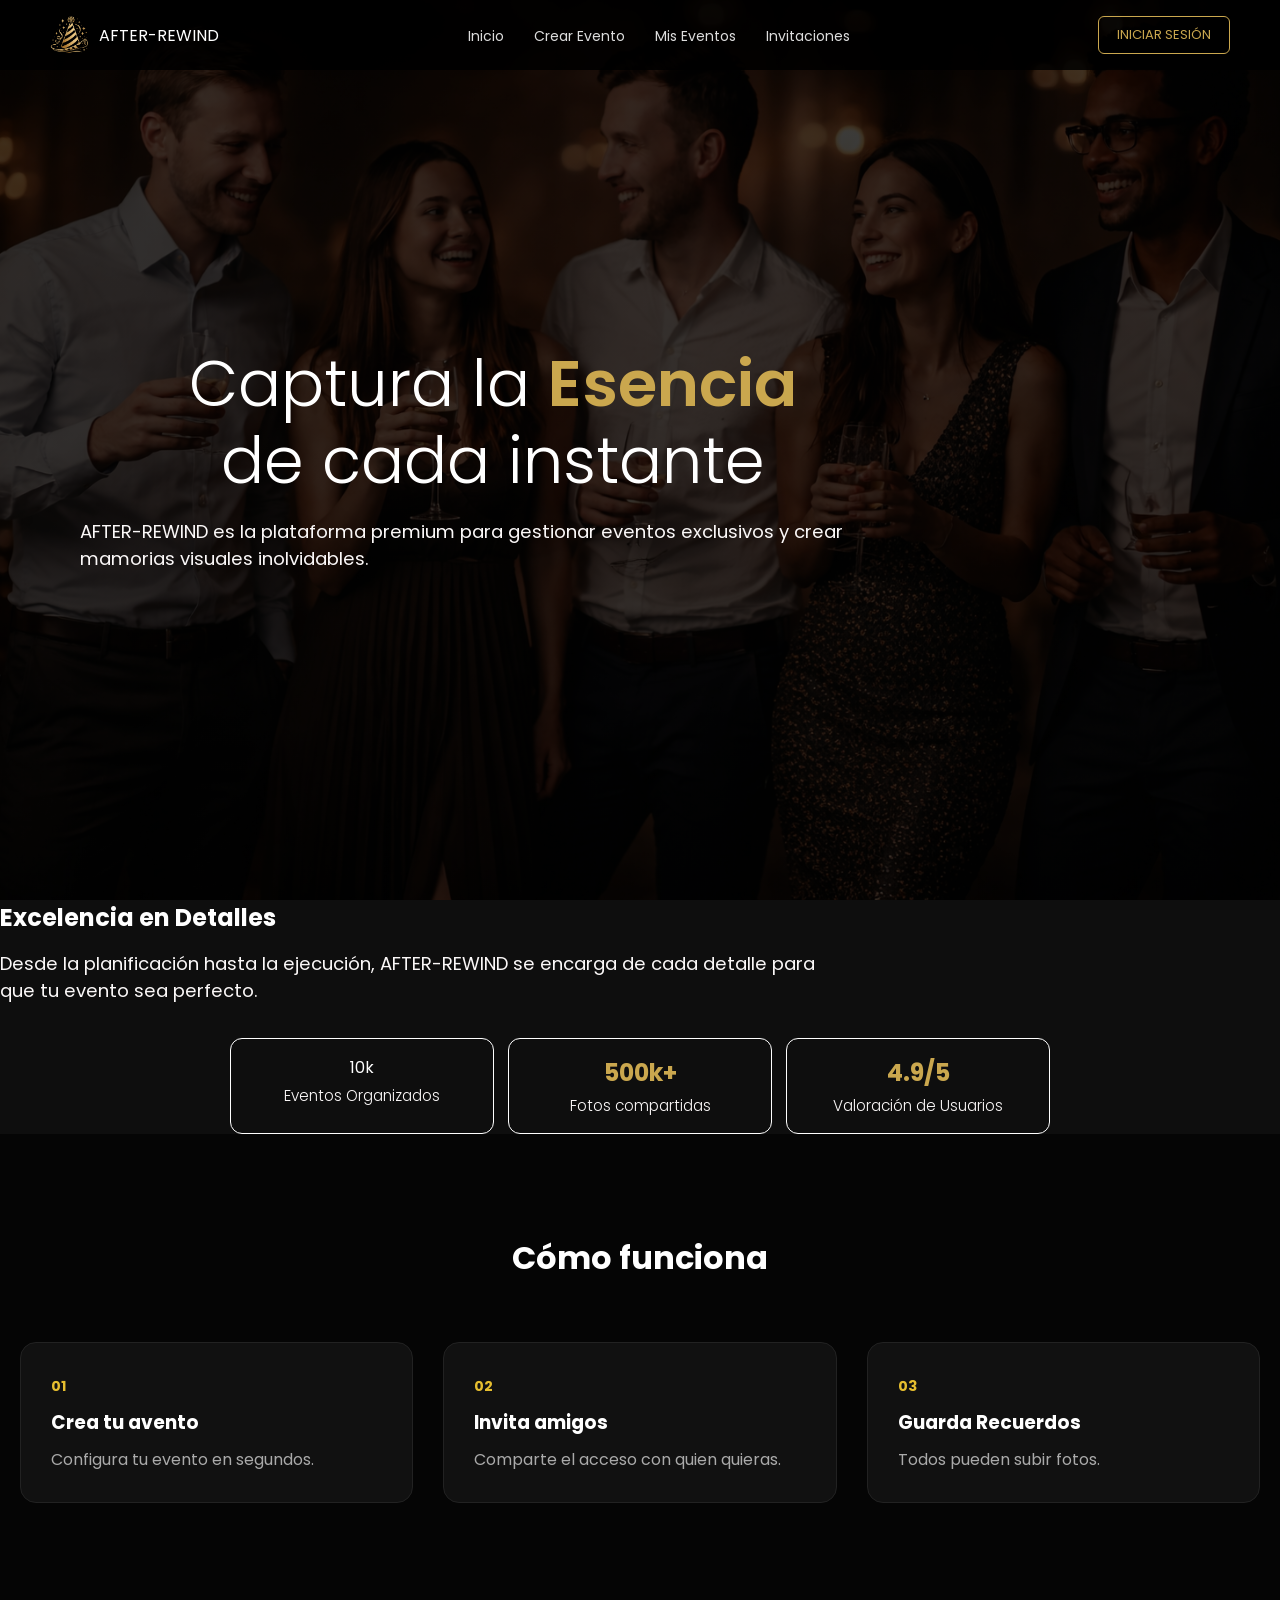
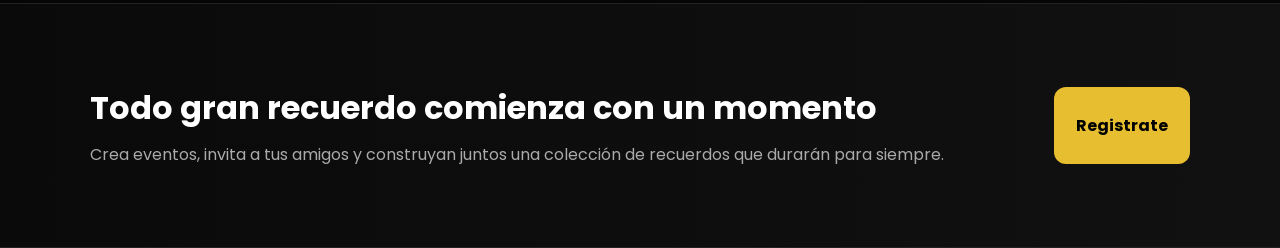
<file: index.html>
<!DOCTYPE html>
<html lang="es">
    <!-- lo que no ve el usuario pero si el navegador -->
    <head>
        <meta charset="UTF-8">
        <meta name="viewport" content="width=device-width, initial-scale=1.0">
        <title>AFTER-REWIND</title>
        <link rel="stylesheet" href="index.css" />
        <link href="https://fonts.googleapis.com/css2?family=Poppins:wght@300;400;600;700&display=swap" rel="stylesheet"/>
    </head>
    <body>
        <header class="site-header">
            <nav class="nav">
                <a class="brand" href="index.html">
                    <img src="logo.png" alt="Logo Eventos" class="logo">
                    <span>AFTER-REWIND</span>
                </a>
                <ul class="nav-links">
                    <li><a href="index.html">Inicio</a></li>
                    <li><a href="#">Crear Evento</a></li>
                    <li><a href="#">Mis Eventos</a></li>
                    <li><a href="#">Invitaciones</a></li>
                </ul>
                <a class="nav-cta" href="login.html">INICIAR SESIÓN</a>
            </nav>
        </header>
        <main id="inicio">
            <section class="hero">
                <div class="herro-content">
                    <h1>
                        Captura la <span class="highlight"> Esencia</span><br />
                        de cada instante
                    </h1>
                    <p class="hero-sub">
                        AFTER-REWIND es la plataforma premium para gestionar eventos 
                        exclusivos y crear mamorias visuales inolvidables.
                    </p>
                </div>
            </section>

            <section id="section2 class="second">
                <div class="hero-contect2">
                    <h1>Excelencia en <span class="hightight">Detalles</span><br /></h1>
                    <p class="hero-sub2">
                        Desde la planificación hasta la ejecución, AFTER-REWIND se encarga
                        de cada detalle para que tu evento sea perfecto.
                    </p>
                </div>
                <div class="stats">
                    <div class="stat">
                        <div class="'stat-num">10k</div>
                        <div class="stat-label">Eventos Organizados</div>
                    </div>
                    <div class="stat">
                        <div class="stat-num">500k+</div>
                        <div class="stat-label">Fotos compartidas</div>
                    </div>
                    <div class="stat">
                        <div class="stat-num">4.9/5</div>
                        <div class="stat-label">Valoración de Usuarios</div>
                    </div>
                </div>
            </section>

            <section class="steps">
                <div class="container">
                    <h2 class="steps-title">Cómo funciona</h2>
                    <div class="steps-grid">
                        <div class="effect">
                            <span>01</span>
                            <h3>Crea tu avento</h3>
                            <p>Configura tu evento en segundos.</p>
                        </div>
                        <div class="effect">
                            <span>02</span>
                            <h3>Invita amigos</h3>
                            <p>Comparte el acceso con quien quieras.</p>
                        </div>
                        <div class="effect">
                            <span>03</span>
                            <h3>Guarda Recuerdos</h3>
                            <p>Todos pueden subir fotos.</p>
                        </div>
                    </div>
                </div>
            </section>

            <section class="cta">
                <div class="cta-container">
                    <div class="cta-text">
                        <h2>Todo gran recuerdo comienza con un momento</h2>
                        <p>
                            Crea eventos, invita a tus amigos y construyan juntos una 
                            colección de recuerdos que durarán para siempre. 
                        </p>
                    </div>
                    <a href="registro.html" class="cta-button">Registrate</a>
                </div>
            </section>
        </main>                 
    </body>
</html>
</file>
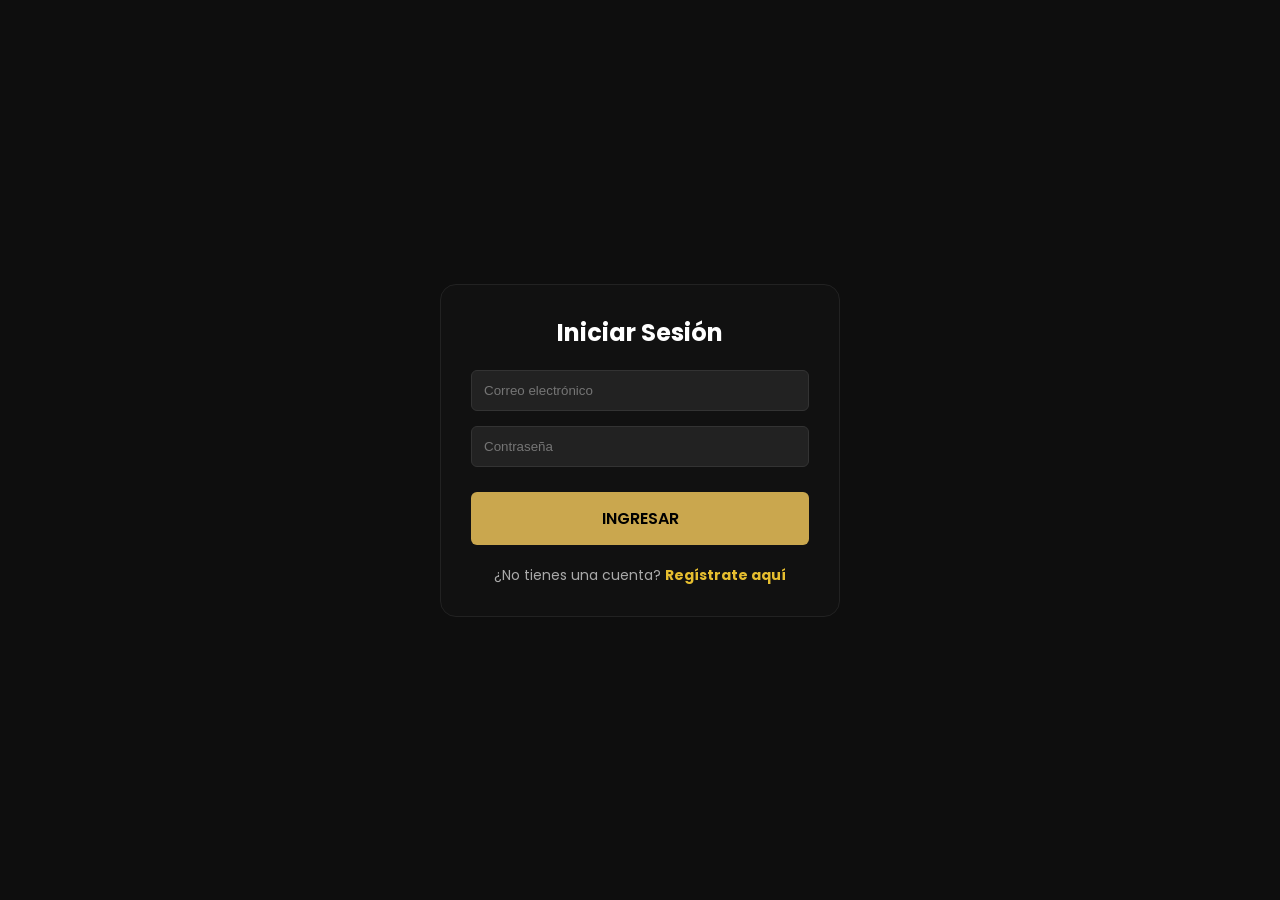
<file: login.html>
<!DOCTYPE html>
<html lang="es">
<head>
    <meta charset="UTF-8">
    <meta name="viewport" content="width=device-width, initial-scale=1.0">
    <title>Iniciar Sesión - SHAREEVENT</title>
    <link rel="stylesheet" href="index.css">
    <link href="https://fonts.googleapis.com/css2?family=Poppins:wght@300;400;600;700&display=swap" rel="stylesheet">
</head>
<body style="display: flex; align-items: center; justify-content: center; height: 100vh;">
    <div class="effect" style="width: 100%; max-width: 400px; text-align: center;">
        <h2 style="color: white; margin-bottom: 20px;">Iniciar Sesión</h2>
        
        <form style="display: flex; flex-direction: column; gap: 15px;">
            <input type="email" placeholder="Correo electrónico" style="padding: 12px; border-radius: 6px; border: 1px solid #333; background: #222; color: white;">
            <input type="password" placeholder="Contraseña" style="padding: 12px; border-radius: 6px; border: 1px solid #333; background: #222; color: white;">
            
            <a href="#" class="btn-primary" style="margin-top: 10px;">INGRESAR</a>
        </form>
        
        <p style="margin-top: 20px; font-size: 14px; color: #aaa;">
            ¿No tienes una cuenta? <span class="highlight">Regístrate aquí</span>
        </p>
    </div>
</body>
</html>
</file>
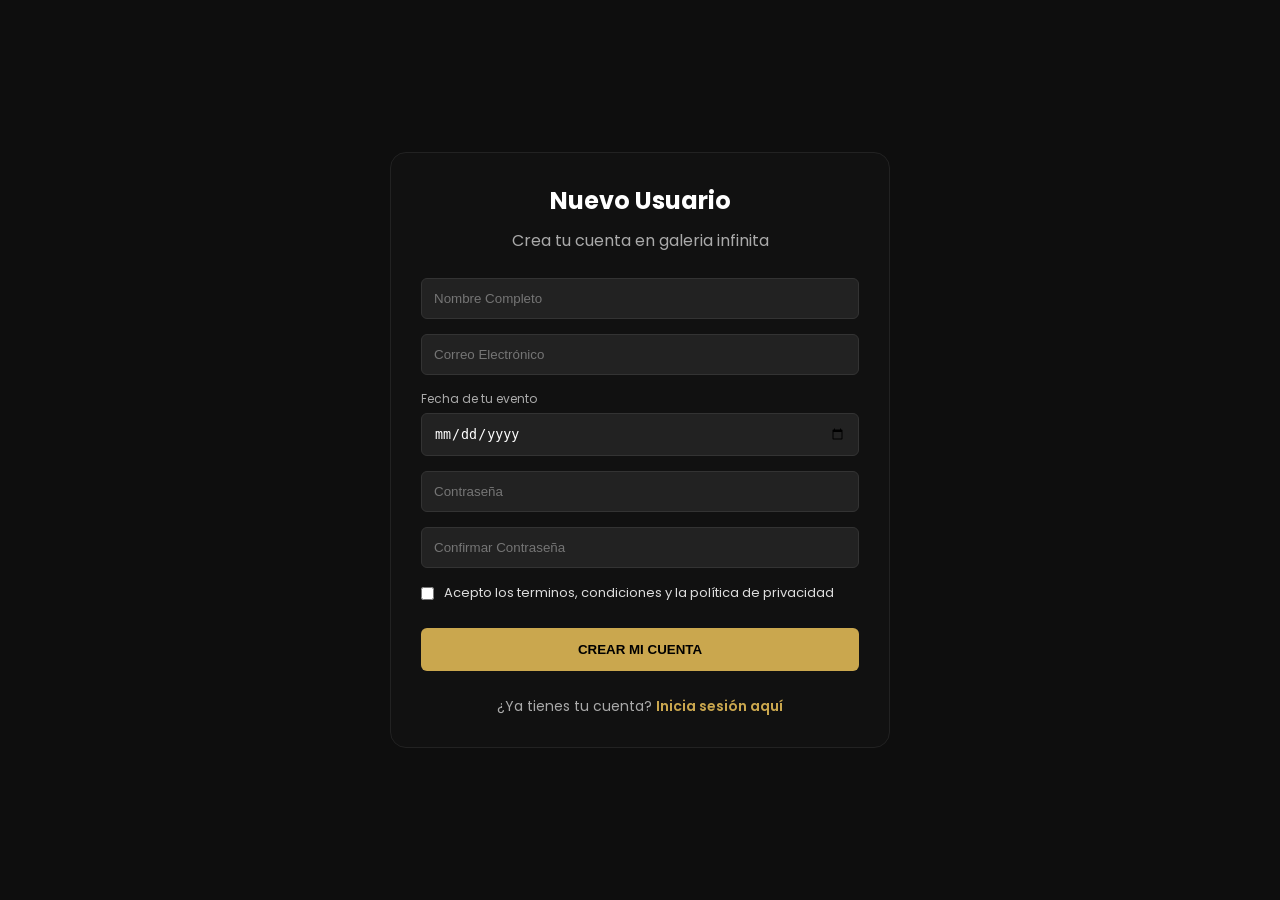
<file: registro.html>
<!DOCTYPE html>
<html lang="es">
  <head>
    <meta charset="UTF-8">
    <meta name="viewport" content="width=device-width, initial-scale=1.0">
    <title>Registro AFTER-REWIND</title>
    <link rel="stylesheet" href="index.css">
    <link href="https://fonts.googleapis.com/css2?family=Poppins:wght@300;400;600;700&display=swap" rel="stylesheet">
  </head>
  <body style="display: flex; align-items: center; justify-content: center; min-height: 100vh; padding: 20px;">
    <div class="effect" style="width: 100%; max-width: 500px;">
      <h2 style="color: white; text-align: center; margin-bottom: 10px;">Nuevo Usuario</h2>
      <p style="color: #aaa; text-align: center; margin-bottom: 25px;">Crea tu cuenta en galeria infinita</p>

      <form style="display: flex; flex-direction: column; gap: 15px;">
        <input type="text" placeholder="Nombre Completo" style="padding: 12px; border-radius: 6px; border: 1px solid #333; background: #222; color: white;">

        <input type="text" placeholder="Correo Electrónico" style="padding: 12px; border-radius: 6px; border: 1px solid #333; background: #222; color: white;">

        <div style="display: flex; flex-direction: column;">
          <label style="color: #aaa; font-size: 12px; margin-bottom: 5px;"> Fecha de tu evento</label>
          <input type="date" style="padding: 12px; border-radius: 6px; border: 1px solid #333; background: #222; color: white;">
        </div>

        <input type="password" placeholder="Contraseña" style="padding: 12px; border-radius: 6px; border: 1px solid #333; background: #222; color: white;">
        
        <input type="password" placeholder="Confirmar Contraseña" style="padding: 12px; border-radius: 6px; border: 1px solid #333; background: #222; color: white;">

        <label style="color: #ddd; font-size: 13px; display: flex; gap: 10px; align-items: flex-start;">
          <input type="checkbox" style="margin-top: 4px;">
          Acepto los terminos, condiciones y la política de privacidad
        </label>

        <button type="submit" class="btn-primary" style="border: none; cursor: pointer; margin-top: 10px;">CREAR MI CUENTA</button>
      </form>

      <p style="margin-top: 25px; text-align: center; font-size: 14px; color: #aaa;">
        ¿Ya tienes tu cuenta? <a href="login.html" class="highlight" style="text-decoration: none;"> Inicia sesión aquí</a>
      </p>
    </div>
  </body>
</html>
</file>
<file: index.css>
* {
  margin: 0;
  padding: 0;
  box-sizing: border-box;
}

body {
  font-family: "Poppins", sans-serif;
  background-color: #0e0e0e;
  color: #fff;
}

/* HEADER */

.site-header {
  position: fixed;
  width: 100%;
  top: 0;
  background: rgba(0, 0, 0, 0.85);
  padding: 15px 50px;
  z-index: 1000;
}

.nav {
  display: flex;
  justify-content: space-between;
  align-items: center;
}

.brand {
  display: flex;
  align-items: center;
  text-decoration: none;
  color: #fff;
}

.logo {
  height: 40px;
  margin-right: 10px;
}

.tagline {
  font-weight: 600;
  letter-spacing: 2px;
}

.nav-links {
  display: flex;
  list-style: none;
  gap: 30px;
}

.nav-links a {
  text-decoration: none;
  color: #ddd;
  font-size: 14px;
  transition: 0.3s;
}

.nav-links a:hover {
  color: #caa74e;
}

.nav-cta {
  border: 1px solid #caa74e;
  padding: 8px 18px;
  border-radius: 6px;
  text-decoration: none;
  color: #caa74e;
  font-size: 13px;
  transition: 0.3s;
}

.nav-cta:hover {
  background-color: #caa74e;
  color: #000;
}

/* HERO */

.hero {
  height: 100vh;
  background:
    linear-gradient(rgba(0, 0, 0, 0.75), rgba(0, 0, 0, 0.75)),
    url("evento.png") center/cover no-repeat;
  display: flex;
  align-items: center;
  padding: 0 80px;
}

.hero-content {
  width: min(1100px, calc(100% - 40px));
  margin: 0 auto;
}

.hero h1 {
  font-size: 4rem;
  font-weight: 300;
  line-height: 1.2;
  max-width: 75ch;
  margin: 18px auto 0;
  text-align: center;
}

.highlight {
  color: #caa74e;
  font-weight: 600;
}

.hero-sub {
  font-size: 1.14rem;
  margin: 18px auto 0;
  max-width: 75ch;
  color: #fbf8f8;
}

.hero-buttons {
  margin-top: 32px;
  display: flex;
  gap: 16px;
  justify-content: center;
  flex-wrap: wrap;
}
.hero-content2 {
  width: min(1100px, calc(100% - 40px));
  margin: 0 auto;
  font-weight: 300;
}

.hero-content2 h1 {
  font-weight: 300;
}
.second {
    padding: 80px 20px;
}
.hero-sub2 {
  font-size: 1.14rem;
  margin: 15px 0 0 0;
  max-width: 75ch;
  color: #fbf8f8;
  text-align:left;
  
}

/* BOTONES */

.btn-primary {
  background-color: #caa74e;
  color: #000;
  padding: 14px 28px;
  text-decoration: none;
  border-radius: 6px;
  font-weight: 600;
  transition: 0.3s;
}

.btn-primary:hover {
  background-color: #e0c36d;
}

.btn-secondary {
  border: 1px solid #aaa;
  color: #fff;
  padding: 14px 28px;
  text-decoration: none;
  border-radius: 6px;
  transition: 0.3s;
}

.btn-secondary:hover {
  border-color: #caa74e;
  color: #caa74e;
}

.stats {
  margin-top: 34px;
  display: grid;
  grid-template-columns: repeat(3, 1fr);
  gap: 14px;
  max-width: 820px;
  margin-left: auto;
  margin-right: auto;
}

.stat {
  border: 1px solid #ffffff;
  border-radius: 12px;
  padding: 16px;
  text-align: center;
}

.stat-num {
  font-weight: 300;
  font-size: 1.5rem;
  font-weight: 700;
  color: #caa74e;
}
.stat-label {
  font-weight: 300;
  font-size: 0.95rem;
  color: #fbf8f8;
  margin-top: 4px;
}

.second {
  background-color: #0a0a0a;
}

/* CTA SECTION */

.cta {
  background: linear-gradient(to right, #0a0a0a, #111);
  padding: 80px 20px;
  border-top: 1px solid #222;
  border-bottom: 1px solid #222;
}

.cta-container {
  width: min(1100px, calc(100% - 40px));
  margin: 0 auto;

  display: flex;
  justify-content: space-between;
  align-items: center;
  gap: 30px;
}

.cta-text h2 {
  color: white;
  font-size: 32px;
  margin-bottom: 10px;
}

.cta-text p {
  color: #aaa;
  font-size: 16px;
}

.cta-button {
  background: #e6be2f;
  color: black;
  padding: 26px 22px;
  border-radius: 12px;
  font-weight: bold;
  transition: 0.3s;
  text-decoration: none;
}

.cta-button:hover {
  background: #eed168;
  transform: translateY(-2px);
}

/* COMO FUNCIONA */

.steps {
  padding: 100px 20px;
  background: #050505;
}

.steps-title {
  color: white;
  text-align: center;
  margin-bottom: 60px;
  font-size: 32px;
}

.steps-grid {
  display: grid;
  grid-template-columns: repeat(3, 1fr);
  gap: 30px;
}

.effect {
  background: #111;
  padding: 30px;
  border-radius: 16px;
  border: 1px solid #222;
  transition: 0.3s;
}

.effect:hover {
  transform: translateY(-8px);
  border-color: #e6be2f;
}

.effect span {
  color: #e6be2f;
  font-weight: bold;
  font-size: 14px;
}

.effect h3 {
  color: white;
  margin: 10px 0;
}

.effect p {
  color: #aaa;
}

@media (max-width: 768px) {
  .steps-grid {
    grid-template-columns: 1fr;
  }
}
</file>
